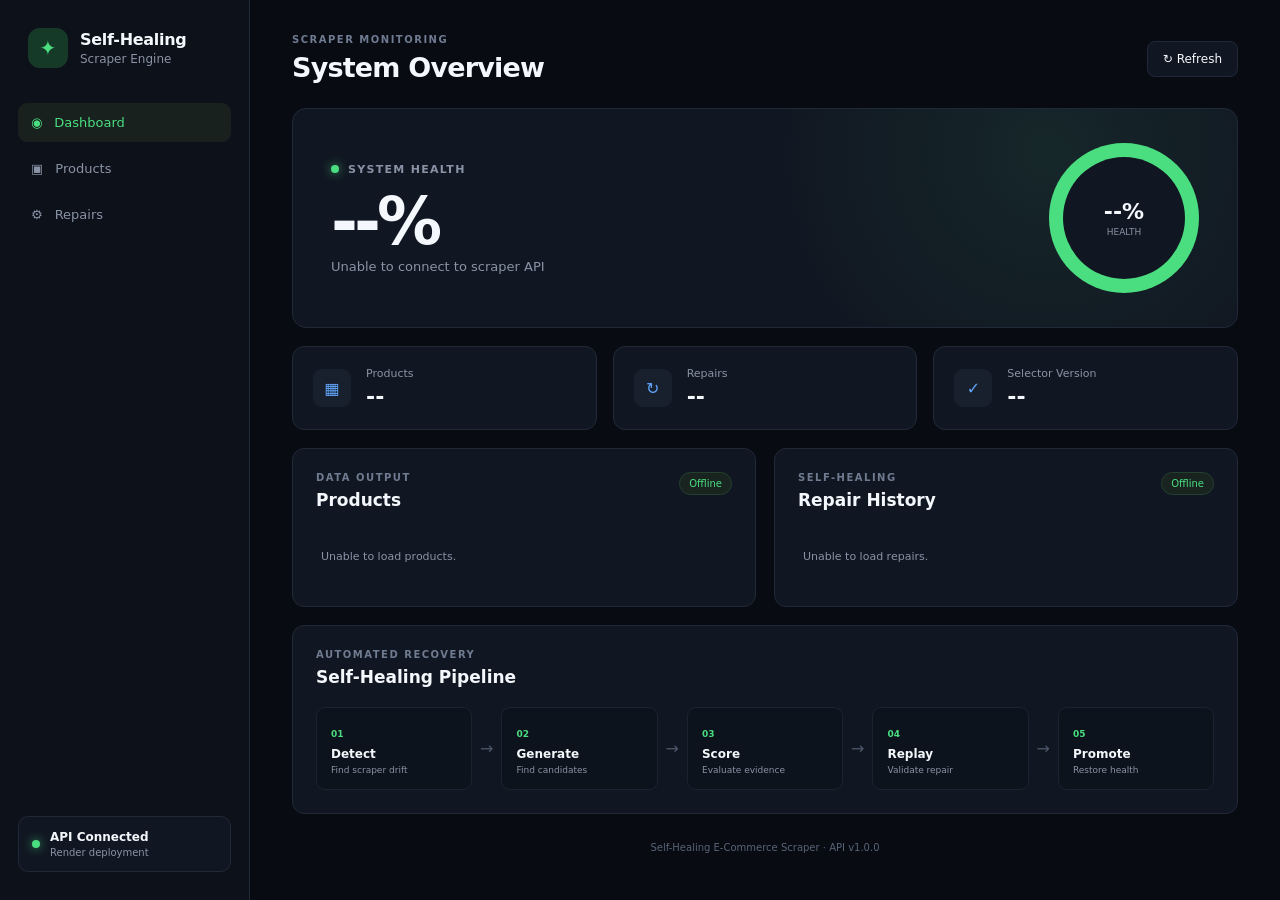
<file: frontend/index.html>
<!DOCTYPE html>

<html lang="en">
<head>
    <meta charset="UTF-8">
    <meta name="viewport" content="width=device-width, initial-scale=1.0">


<title>Self-Healing Scraper</title>

<link rel="stylesheet" href="style.css">


</head>

<body>


<div class="app">

    <!-- Sidebar -->
    <aside class="sidebar">

        <div class="brand">
            <div class="brand-icon">✦</div>

            <div>
                <h1>Self-Healing</h1>
                <p>Scraper Engine</p>
            </div>
        </div>

        <nav>
            <button class="nav-item active">
                <span>◉</span>
                Dashboard
            </button>

            <button class="nav-item">
                <span>▣</span>
                Products
            </button>

            <button class="nav-item">
                <span>⚙</span>
                Repairs
            </button>
        </nav>

        <div class="sidebar-bottom">
            <div class="connection">
                <span class="status-dot"></span>
                <div>
                    <strong>API Connected</strong>
                    <small>Render deployment</small>
                </div>
            </div>
        </div>

    </aside>


    <!-- Main Content -->
    <main class="main">

        <header class="topbar">

            <div>
                <p class="eyebrow">SCRAPER MONITORING</p>
                <h2>System Overview</h2>
            </div>

            <button class="refresh-btn" onclick="loadDashboard()">
                ↻ Refresh
            </button>

        </header>


        <!-- Health Hero -->
        <section class="health-card">

            <div class="health-info">

                <div class="health-label">
                    <span class="status-dot"></span>
                    SYSTEM HEALTH
                </div>

                <div class="health-value" id="healthScore">
                    --%
                </div>

                <p id="healthStatus">
                    Checking scraper health...
                </p>

            </div>

            <div class="health-ring">
                <div class="ring-inner">
                    <span id="healthRingValue">--%</span>
                    <small>HEALTH</small>
                </div>
            </div>

        </section>


        <!-- Stats -->
        <section class="stats-grid">

            <div class="stat-card">

                <div class="stat-icon">▦</div>

                <div>
                    <p>Products</p>
                    <h3 id="productCount">--</h3>
                </div>

            </div>


            <div class="stat-card">

                <div class="stat-icon">↻</div>

                <div>
                    <p>Repairs</p>
                    <h3 id="repairCount">--</h3>
                </div>

            </div>


            <div class="stat-card">

                <div class="stat-icon">✓</div>

                <div>
                    <p>Selector Version</p>
                    <h3 id="selectorVersion">--</h3>
                </div>

            </div>

        </section>


        <!-- Products + Repairs -->
        <section class="content-grid">


            <!-- Products -->
            <div class="panel">

                <div class="panel-header">

                    <div>
                        <p class="eyebrow">DATA OUTPUT</p>
                        <h3>Products</h3>
                    </div>

                    <span class="badge" id="productBadge">
                        Loading
                    </span>

                </div>

                <div id="productsList" class="products-list">

                    <div class="loading">
                        Loading products...
                    </div>

                </div>

            </div>


            <!-- Repairs -->
            <div class="panel">

                <div class="panel-header">

                    <div>
                        <p class="eyebrow">SELF-HEALING</p>
                        <h3>Repair History</h3>
                    </div>

                    <span class="badge" id="repairBadge">
                        Loading
                    </span>

                </div>

                <div id="repairsList" class="repairs-list">

                    <div class="loading">
                        Loading repairs...
                    </div>

                </div>

            </div>

        </section>


        <!-- Self Healing Explanation -->
        <section class="pipeline-panel">

            <div class="panel-header">

                <div>
                    <p class="eyebrow">AUTOMATED RECOVERY</p>
                    <h3>Self-Healing Pipeline</h3>
                </div>

            </div>


            <div class="pipeline">

                <div class="pipeline-step">
                    <span>01</span>
                    <strong>Detect</strong>
                    <small>Find scraper drift</small>
                </div>

                <div class="pipeline-arrow">→</div>

                <div class="pipeline-step">
                    <span>02</span>
                    <strong>Generate</strong>
                    <small>Find candidates</small>
                </div>

                <div class="pipeline-arrow">→</div>

                <div class="pipeline-step">
                    <span>03</span>
                    <strong>Score</strong>
                    <small>Evaluate evidence</small>
                </div>

                <div class="pipeline-arrow">→</div>

                <div class="pipeline-step">
                    <span>04</span>
                    <strong>Replay</strong>
                    <small>Validate repair</small>
                </div>

                <div class="pipeline-arrow">→</div>

                <div class="pipeline-step">
                    <span>05</span>
                    <strong>Promote</strong>
                    <small>Restore health</small>
                </div>

            </div>

        </section>


        <footer>
            Self-Healing E-Commerce Scraper · API v1.0.0
        </footer>

    </main>

</div>


<script src="script.js"></script>


</body>
</html>
</file>
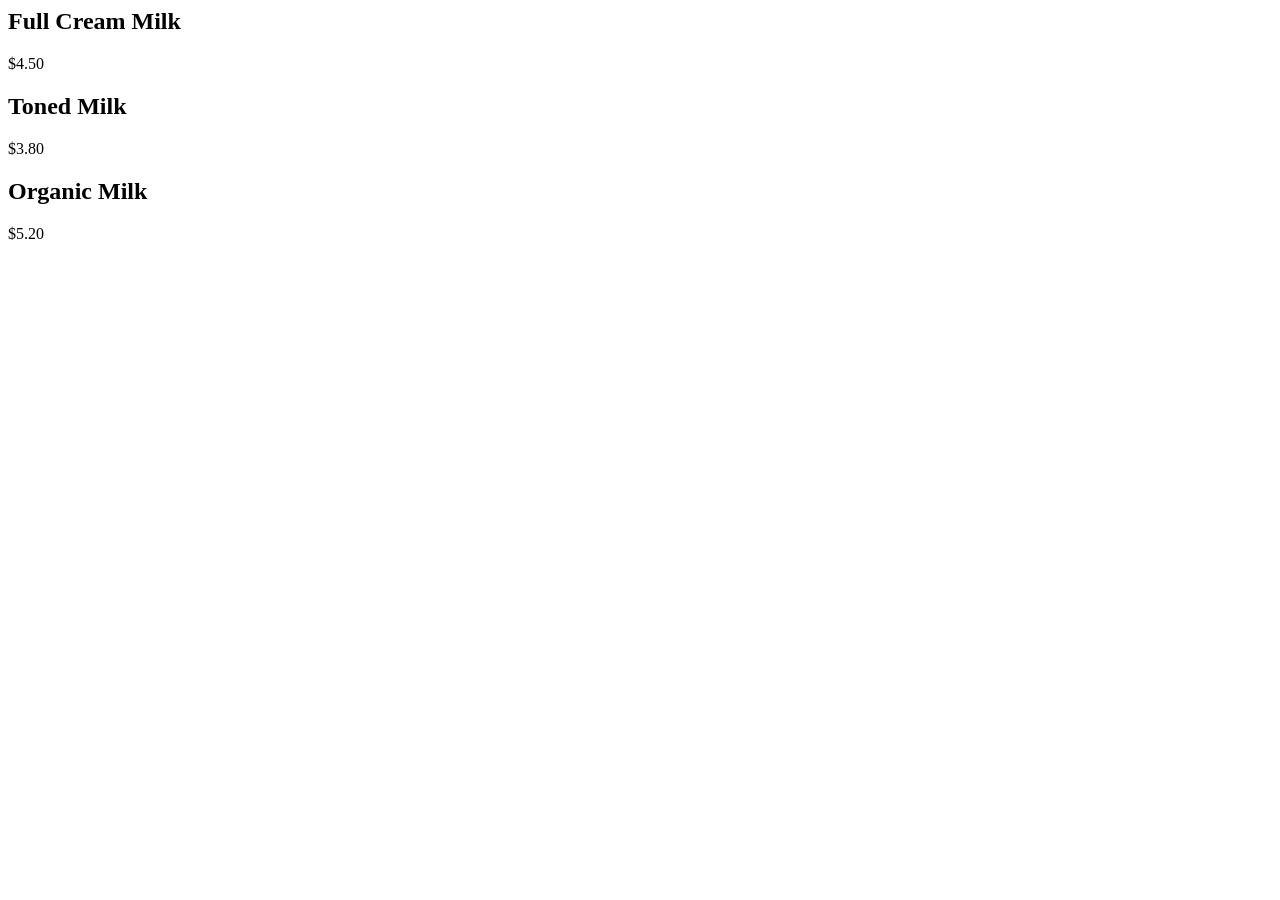
<file: fixtures/golden/multi_product.html>
<html>
    <body>

        <div class="product">
            <h2 class="product-name">Full Cream Milk</h2>
            <span class="price">$4.50</span>
        </div>

        <div class="product">
            <h2 class="product-name">Toned Milk</h2>
            <span class="price">$3.80</span>
        </div>

        <div class="product">
            <h2 class="product-name">Organic Milk</h2>
            <span class="price">$5.20</span>
        </div>

    </body>
</html>
</file>
<file: frontend/style.css>
* {
  margin: 0;
  padding: 0;
  box-sizing: border-box;
  }

:root {
--bg: #080b12;
--sidebar: #0d111a;
--card: #111722;
--card-light: #151c29;
--border: #202938;
--text: #f4f7fb;
--muted: #8993a5;
--green: #4ade80;
--green-dark: #163a28;
--blue: #60a5fa;
--purple: #a78bfa;
--red: #fb7185;
}

body {
font-family:
Inter,
ui-sans-serif,
system-ui,
-apple-system,
BlinkMacSystemFont,
"Segoe UI",
sans-serif;

background: var(--bg);
color: var(--text);
min-height: 100vh;


}

button {
font-family: inherit;
}

.app {
min-height: 100vh;
display: flex;
}

/* =========================
SIDEBAR
========================= */

.sidebar {
width: 250px;
min-height: 100vh;

background: var(--sidebar);
border-right: 1px solid var(--border);

display: flex;
flex-direction: column;

padding: 28px 18px;


}

.brand {
display: flex;
align-items: center;
gap: 12px;

padding: 0 10px 35px;

}

.brand-icon {
width: 40px;
height: 40px;


display: grid;
place-items: center;

border-radius: 12px;

background: var(--green-dark);
color: var(--green);

font-size: 20px;
font-weight: 800;


}

.brand h1 {
font-size: 16px;
letter-spacing: -0.3px;
}

.brand p {
color: var(--muted);
font-size: 12px;
margin-top: 3px;
}

nav {
display: flex;
flex-direction: column;
gap: 7px;
}

.nav-item {
border: 0;
background: transparent;


color: var(--muted);

padding: 12px 13px;

border-radius: 9px;

text-align: left;

display: flex;
align-items: center;
gap: 12px;

font-size: 13px;

cursor: pointer;


}

.nav-item:hover {
background: var(--card);
color: var(--text);
}

.nav-item.active {
background: #18211d;
color: var(--green);
}

.sidebar-bottom {
margin-top: auto;
}

.connection {
border: 1px solid var(--border);
background: var(--card);
border-radius: 10px;

padding: 13px;

display: flex;
align-items: center;
gap: 10px;

}

.connection strong {
display: block;
font-size: 12px;
}

.connection small {
display: block;
color: var(--muted);
font-size: 10px;
margin-top: 3px;
}

.status-dot {
width: 8px;
height: 8px;
border-radius: 50%;

background: var(--green);

box-shadow: 0 0 10px rgba(74, 222, 128, 0.7);

flex-shrink: 0;

}

/* =========================
MAIN
========================= */

.main {
flex: 1;

max-width: 1500px;

margin: 0 auto;

padding: 34px 42px;

}

.topbar {
display: flex;
justify-content: space-between;
align-items: center;
margin-bottom: 25px;
}

.eyebrow {
color: #6f7b90;


font-size: 10px;
font-weight: 700;

letter-spacing: 1.5px;

margin-bottom: 7px;


}

.topbar h2 {
font-size: 27px;
letter-spacing: -0.8px;
}

.refresh-btn {
border: 1px solid var(--border);
background: var(--card);

color: var(--text);

padding: 10px 15px;

border-radius: 8px;

cursor: pointer;

font-size: 12px;

transition: 0.2s;


}

.refresh-btn:hover {
border-color: #344157;
background: var(--card-light);
}

/* =========================
HEALTH CARD
========================= */

.health-card {
min-height: 220px;


background:
    radial-gradient(
        circle at 80% 20%,
        rgba(74, 222, 128, 0.08),
        transparent 35%
    ),
    var(--card);

border: 1px solid var(--border);

border-radius: 14px;

padding: 32px 38px;

display: flex;
justify-content: space-between;
align-items: center;

overflow: hidden;

}

.health-label {
display: flex;
align-items: center;
gap: 9px;


color: var(--muted);

font-size: 11px;
font-weight: 700;

letter-spacing: 1.3px;


}

.health-value {
font-size: 65px;
font-weight: 700;

letter-spacing: -4px;

margin-top: 8px;


}

.health-info p {
color: var(--muted);
font-size: 13px;
}

.health-ring {
width: 150px;
height: 150px;

border-radius: 50%;

display: grid;
place-items: center;

background:
    conic-gradient(
        var(--green) 0deg,
        var(--green) 360deg,
        #26302d 360deg
    );

position: relative;


}

.health-ring::before {
content: "";

position: absolute;

width: 122px;
height: 122px;

border-radius: 50%;

background: var(--card);


}

.ring-inner {
position: relative;

display: flex;
flex-direction: column;

align-items: center;


}

.ring-inner span {
font-size: 22px;
font-weight: 700;
}

.ring-inner small {
color: var(--muted);
font-size: 9px;
margin-top: 3px;
}

/* =========================
STATS
========================= */

.stats-grid {
display: grid;


grid-template-columns:
    repeat(3, 1fr);

gap: 16px;

margin: 18px 0;

}

.stat-card {
background: var(--card);


border: 1px solid var(--border);

border-radius: 12px;

padding: 20px;

display: flex;
align-items: center;
gap: 15px;


}

.stat-icon {
width: 38px;
height: 38px;


display: grid;
place-items: center;

background: #18202d;

border-radius: 9px;

color: var(--blue);

font-size: 16px;


}

.stat-card p {
color: var(--muted);


font-size: 11px;

margin-bottom: 4px;


}

.stat-card h3 {
font-size: 22px;
}

/* =========================
PANELS
========================= */

.content-grid {
display: grid;


grid-template-columns:
    1fr 1fr;

gap: 18px;


}

.panel,
.pipeline-panel {
background: var(--card);


border: 1px solid var(--border);

border-radius: 12px;

padding: 23px;


}

.panel-header {
display: flex;
justify-content: space-between;
align-items: flex-start;


margin-bottom: 20px;


}

.panel-header h3 {
font-size: 17px;
}

.badge {
font-size: 10px;


padding: 5px 9px;

border-radius: 20px;

background: #19231f;

color: var(--green);

border: 1px solid #23412e;


}

/* =========================
PRODUCTS
========================= */

.products-list {
display: flex;
flex-direction: column;


gap: 9px;


}

.product-row {
display: flex;

justify-content: space-between;
align-items: center;

padding: 13px 14px;

background: #0d131c;

border: 1px solid #1a2330;

border-radius: 8px;


}

.product-name {
font-size: 12px;
font-weight: 600;
}

.product-id {
color: var(--muted);
font-size: 10px;
margin-top: 3px;
}

.product-price {
font-size: 12px;
font-weight: 700;
}

/* =========================
REPAIRS
========================= */

.repairs-list {
display: flex;
flex-direction: column;


gap: 10px;


}

.repair-row {
padding: 13px;


background: #0d131c;

border: 1px solid #1a2330;

border-radius: 8px;


}

.repair-top {
display: flex;
justify-content: space-between;
align-items: center;
}

.repair-field {
font-size: 12px;
font-weight: 700;
}

.repair-score {
color: var(--green);

font-size: 10px;
font-weight: 700;


}

.selector-change {
margin-top: 9px;


display: flex;
align-items: center;
gap: 8px;

font-family: monospace;
font-size: 10px;


}

.old-selector {
color: var(--red);
}

.new-selector {
color: var(--green);
}

.arrow {
color: var(--muted);
}

.loading {
color: var(--muted);


font-size: 11px;

padding: 20px 5px;

}

/* =========================
PIPELINE
========================= */

.pipeline-panel {
margin-top: 18px;
}

.pipeline {
display: flex;

align-items: center;

justify-content: space-between;

gap: 8px;


}

.pipeline-step {
flex: 1;

padding: 14px;

background: #0d131c;

border: 1px solid #1a2330;

border-radius: 9px;


}

.pipeline-step span {
color: var(--green);

font-size: 9px;

font-weight: 700;


}

.pipeline-step strong {
display: block;


font-size: 12px;

margin-top: 6px;


}

.pipeline-step small {
display: block;


color: var(--muted);

font-size: 9px;

margin-top: 4px;


}

.pipeline-arrow {
color: #4b5668;


font-size: 16px;


}

/* =========================
FOOTER
========================= */

footer {
color: #596477;

text-align: center;

font-size: 10px;

padding: 28px 0 10px;


}

/* =========================
RESPONSIVE
========================= */

@media (max-width: 900px) {

.sidebar {
    width: 70px;

    padding: 22px 10px;
}

.brand {
    justify-content: center;
    padding-left: 0;
    padding-right: 0;
}

.brand > div:last-child,
.nav-item:not(.active) span + *,
.nav-item span + *,
.connection div {
    display: none;
}

.nav-item {
    justify-content: center;
}

.main {
    padding: 25px;
}

.content-grid {
    grid-template-columns: 1fr;
}

.pipeline {
    flex-wrap: wrap;
}

.pipeline-arrow {
    display: none;
}

.pipeline-step {
    min-width: 28%;
}


}

@media (max-width: 600px) {

.main {
    padding: 18px;
}

.stats-grid {
    grid-template-columns: 1fr;
}

.health-card {
    padding: 25px;
}

.health-ring {
    width: 110px;
    height: 110px;
}

.health-ring::before {
    width: 88px;
    height: 88px;
}

.health-value {
    font-size: 48px;
}

.pipeline-step {
    min-width: 45%;
}


}
</file>
